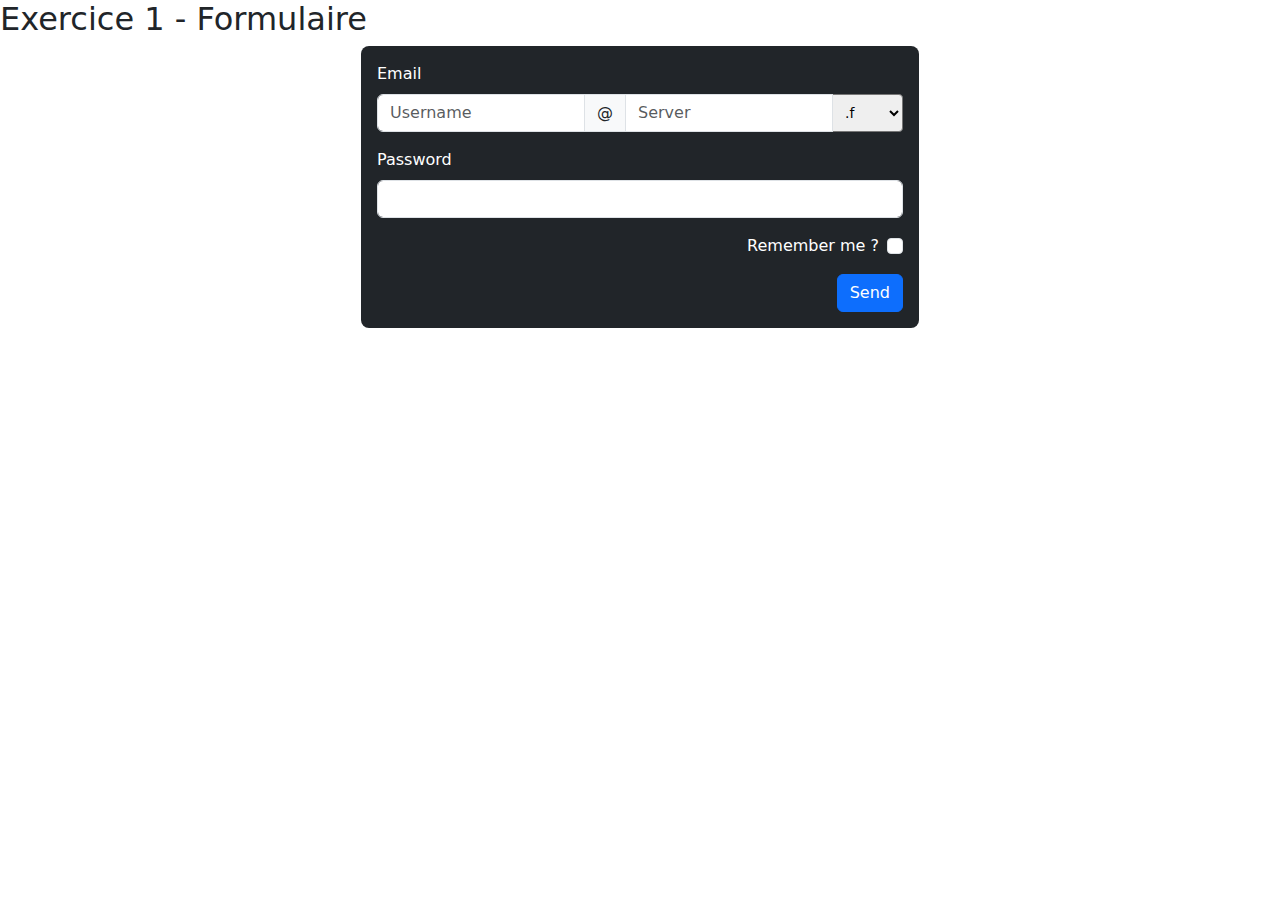
<file: Exercice Bootstrap/index.html>
<!DOCTYPE html>
<html lang="en">
<head>
    <meta charset="UTF-8">
    <meta name="viewport" content="width=device-width, initial-scale=1.0">
    <title>Responsive Demo</title>
    <link rel="stylesheet" href="styles.css">
    <link href="https://cdn.jsdelivr.net/npm/bootstrap@5.3.3/dist/css/bootstrap.min.css" rel="stylesheet" integrity="sha384-QWTKZyjpPEjISv5WaRU9OFeRpok6YctnYmDr5pNlyT2bRjXh0JMhjY6hW+ALEwIH" crossorigin="anonymous">
    <script src="https://cdn.jsdelivr.net/npm/bootstrap@5.3.3/dist/js/bootstrap.bundle.min.js" integrity="sha384-YvpcrYf0tY3lHB60NNkmXc5s9fDVZLESaAA55NDzOxhy9GkcIdslK1eN7N6jIeHz" crossorigin="anonymous"></script>
</head>
<body>
<h2>Exercice 1 - Formulaire</h2>

<form>
    <div class="container ">
    <div class="col-md-6 offset-3 bg-dark border-dark rounded-3 p-3">

        <label for="exampleInputEmail" class="form-label text-white">Email</label>
    <div class="input-group mb-3">
        
        <input type="text" class="form-control" placeholder="Username" aria-label="Username">
        <span class="input-group-text">@</span>
        <input type="text" class="form-control" placeholder="Server" aria-label="Server">
        <select class="form-select-sm" aria-label="Default select example">
            <option selected>.f</option>
            <option value="1">One</option>
            <option value="2">Two</option>
            <option value="3">Three</option>
          </select>
      
        </div>
    <div class="mb-3">
      <label for="exampleInputPassword1" class="form-label text-white">Password</label>
      <input type="password" class="form-control" id="exampleInputPassword1">
    </div>
    <div class="mb-3 form-check-reverse">
      <input type="checkbox" class="form-check-input" id="exampleCheck1">
      <label class="form-check-label text-white" for="exampleCheck1">Remember me ?</label>
    </div>
    <div class ="text-end">
    <button type="submit" class="btn btn-primary text-white">Send</button>
</div>
    </div>

  </form>

</div>

</body>
</file>
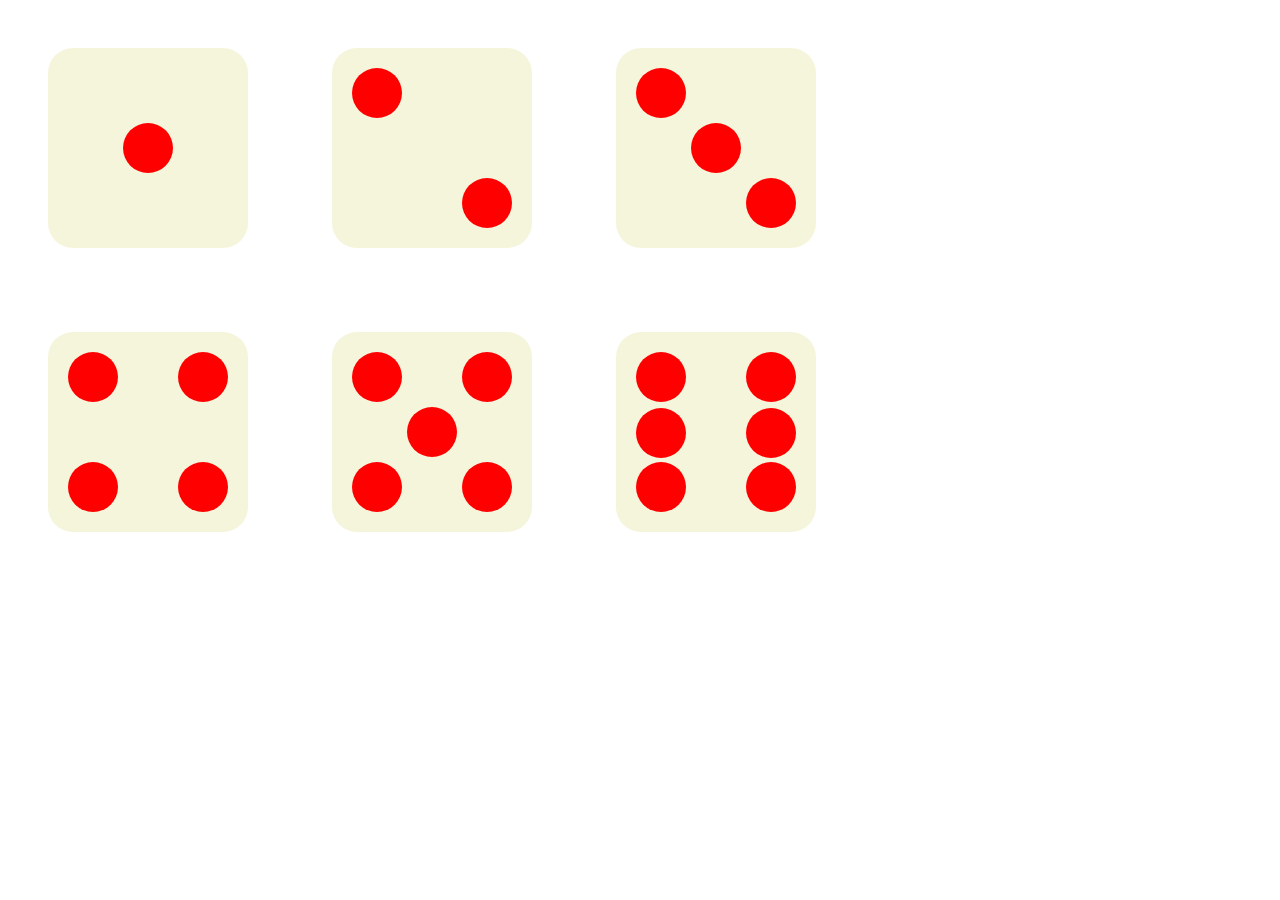
<file: Exercice Dé/index.html>
<!DOCTYPE html>
<html lang="en">
<head>
    <meta charset="UTF-8">
    <meta name="viewport" content="width=device-width, initial-scale=1.0">
    <title>Dés</title>
    <link rel="stylesheet" href="styles.css">
</head>
<body>
    <DIV>
    <div class="dice" id="dice-1">
        <div class="dot"></div>
    </div>
    <div class="dice" id="dice-2">
        <div class="dot"></div>
        <div class="dot"></div>
    </div>
    <div class="dice" id="dice-3">
        <div class="dot"></div>
        <div class="dot"></div>
        <div class="dot"></div>
    </div>
</DIV>
<DIV>
    <div class="dice" id="dice-4">
        <div class="dot"></div>
        <div class="dot"></div>
        <div class="dot"></div>
        <div class="dot"></div>
    </div>
    <div class="dice" id="dice-5">
        <div class="dot"></div>
        <div class="dot"></div>
        <div class="dot"></div>
        <div class="dot"></div>
        <div class="dot"></div>
    </div>
    <div class="dice" id="dice-6">
        <div class="dot"></div>
        <div class="dot"></div>
        <div class="dot"></div>
        <div class="dot"></div>
        <div class="dot"></div>
        <div class="dot"></div>
    </div>
</DIV>
</body>
</html>
</file>
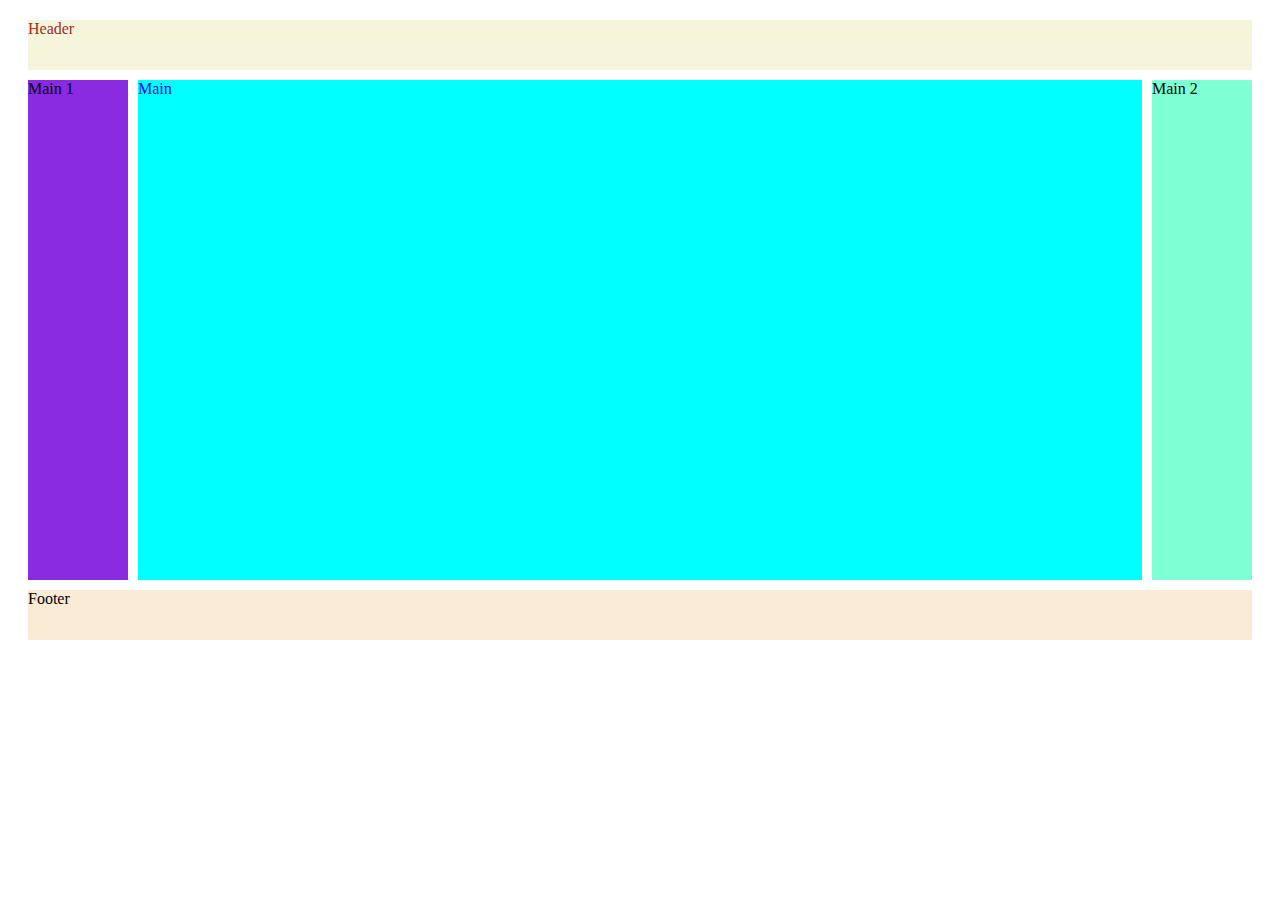
<file: Exercice Grid/index.html>
<!DOCTYPE html>
<html lang="en">
<head>
    <meta charset="UTF-8">
    <meta name="viewport" content="width=device-width, initial-scale=1.0">
    <title>Document</title>
    <link rel="stylesheet" href="./styles.css">
</head>
<body>

        <div class="grid-container">
            <div class="header">Header</div>
            <div class="main1">Main 1</div>
            <div class ="main">Main</div>
            <div class="main2">Main 2</div>
            <div class="footer">Footer</div>
        </div>
    </body>
    </html>
</file>
<file: Exercice Bootstrap/styles.css>
.flex-container div {
    margin : 5px;
    height: 150px;
    width: 150px;
    display: flex;
    align-items: center;
    justify-content: center;
}
.flex-container {
    background-color: rgba(10, 10, 10, 0.8);
    display: flex;
    margin: 20px auto;
    border: 5px solid black;
}
</file>
<file: Exercice Dé/styles.css>
.dice {
    display:inline-block;
    width: 200px;
    height: 200px;
    background-color: beige;
    border-radius: 25px;
    margin: 40px;
    position: relative;
}

.dot {
    width: 50px;
    height: 50px;
    background-color: red;
    border-radius: 50%;
    position: absolute;
}

#dice-1 .dot {
    top: 50%;
    left: 50%;
    transform: translate(-50%, -50%);
}

#dice-2 .dot:nth-child(1) {
    top: 10%;
    left: 10%;
}

#dice-2 .dot:nth-child(2) {
    bottom: 10%;
    right: 10%;
}

#dice-3 .dot:nth-child(1) {
    top: 10%;
    left: 10%;
}

#dice-3 .dot:nth-child(2) {
    top: 50%;
    left: 50%;
    transform: translate(-50%, -50%);
}

#dice-3 .dot:nth-child(3) {
    bottom: 10%;
    right: 10%;
}

#dice-4 .dot:nth-child(1) {
    top: 10%;
    left: 10%;
}

#dice-4 .dot:nth-child(2) {
    top: 10%;
    right: 10%;
}

#dice-4 .dot:nth-child(3) {
    bottom: 10%;
    left: 10%;
}

#dice-4 .dot:nth-child(4) {
    bottom: 10%;
    right: 10%;
}

#dice-5 .dot:nth-child(1) {
    top: 10%;
    left: 10%;
}

#dice-5 .dot:nth-child(2) {
    top: 10%;
    right: 10%;
}

#dice-5 .dot:nth-child(3) {
    top: 50%;
    left: 50%;
    transform: translate(-50%, -50%);
}

#dice-5 .dot:nth-child(4) {
    bottom: 10%;
    left: 10%;
}

#dice-5 .dot:nth-child(5) {
    bottom: 10%;
    right: 10%;
}

#dice-6 .dot:nth-child(1) {
    top: 10%;
    left: 10%;
}

#dice-6 .dot:nth-child(2) {
    top: 10%;
    right: 10%;
}

#dice-6 .dot:nth-child(3) {
    top: 38%;
    left: 10%;
    
}

#dice-6 .dot:nth-child(4) {
    top: 38%;
    right: 10%;
}

#dice-6 .dot:nth-child(5) {
    bottom: 10%;
    left: 10%;
}

#dice-6 .dot:nth-child(6) {
    bottom: 10%;
    right: 10%;
}
</file>
<file: Exercice Grid/styles.css>
.grid-container {
    display: grid;
    grid-template-columns: 100px auto 100px;
    grid-template-rows: 50px 500px 50px;
    grid-template-areas: 
        'header header header'
        'main1 main main2'
        'footer footer footer';
    grid-gap: 10px;
    margin: 20px;
    
}

.header {
    grid-area: header;
    color: brown;
    background-color: beige;

}
.main {
    grid-area : main;
    color: blue;
    background-color: aqua;
}


.main1 {
    grid-area: main1;
    background-color: blueviolet;
}

.main2 {
    grid-area: main2;
    background-color: aquamarine;
}

.footer {
    grid-area: footer;
    background-color: antiquewhite;  
}
</file>
